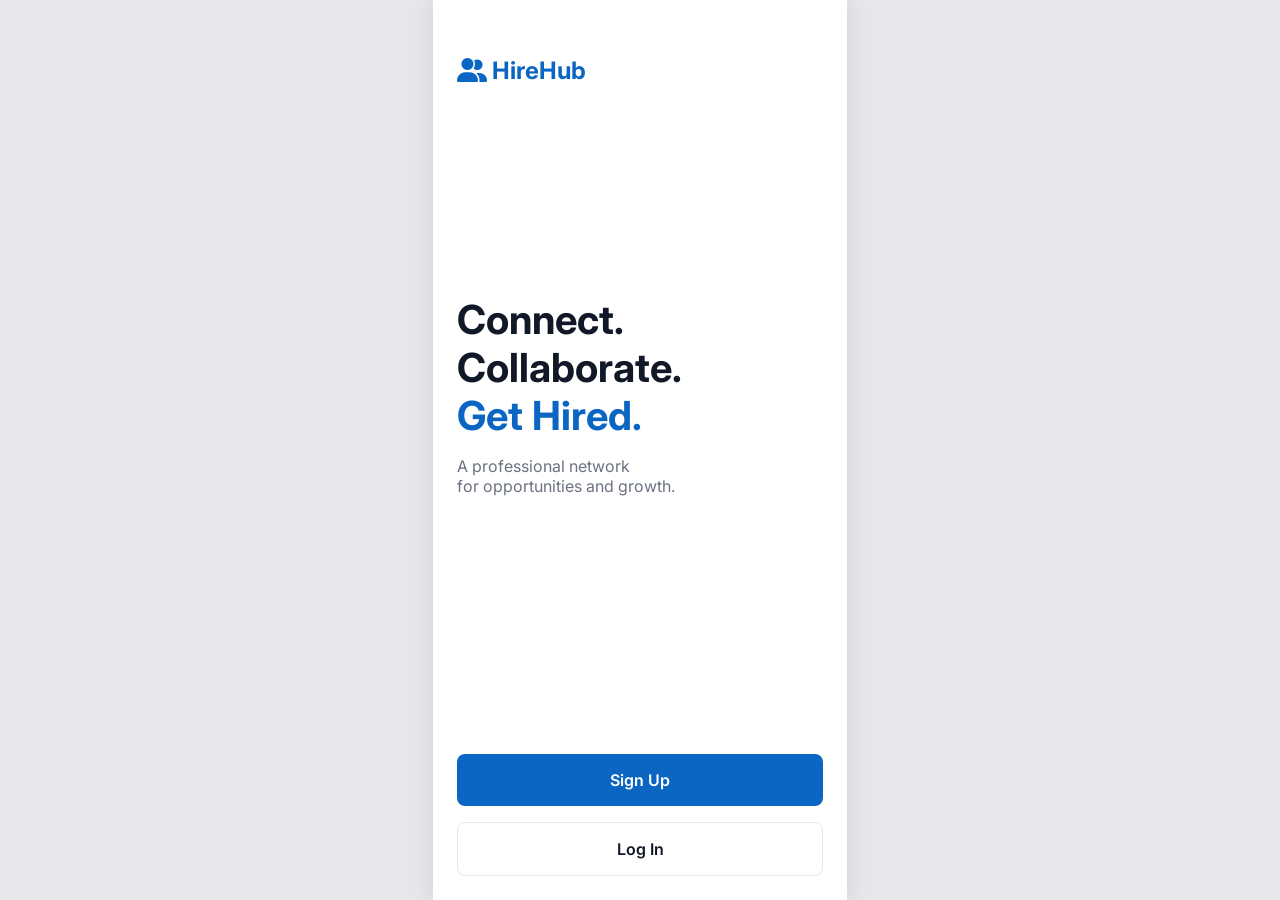
<file: index.html>
<!DOCTYPE html>
<html lang="en">
<head>
    <meta charset="UTF-8">
    <title>Welcome - HireHub</title>
    <meta name="viewport" content="width=device-width, initial-scale=1.0">
    <link rel="stylesheet" href="css/style.css">
    <link rel="stylesheet" href="https://cdnjs.cloudflare.com/ajax/libs/font-awesome/6.4.0/css/all.min.css">
</head>
<body>
    <div class="app-container">
        <div class="p-4" style="flex: 1; display: flex; flex-direction: column; justify-content: center;">
            <div style="margin-bottom: auto; padding-top: 2rem;">
                <h2 class="text-primary" style="font-weight: 700;"><i class="fa-solid fa-user-group"></i> HireHub</h2>
            </div>
            
            <div style="margin-bottom: 3rem;">
                <h1>Connect.<br>Collaborate.<br><span class="text-primary">Get Hired.</span></h1>
                <p class="text-muted mt-4">A professional network<br>for opportunities and growth.</p>
            </div>

            <div style="margin-top: auto;">
                <a href="signup.html" class="btn btn-primary" style="margin-bottom: 1rem;">Sign Up</a>
                <a href="login.html" class="btn btn-outline">Log In</a>
            </div>
        </div>
    </div>
</body>
</html>
</file>
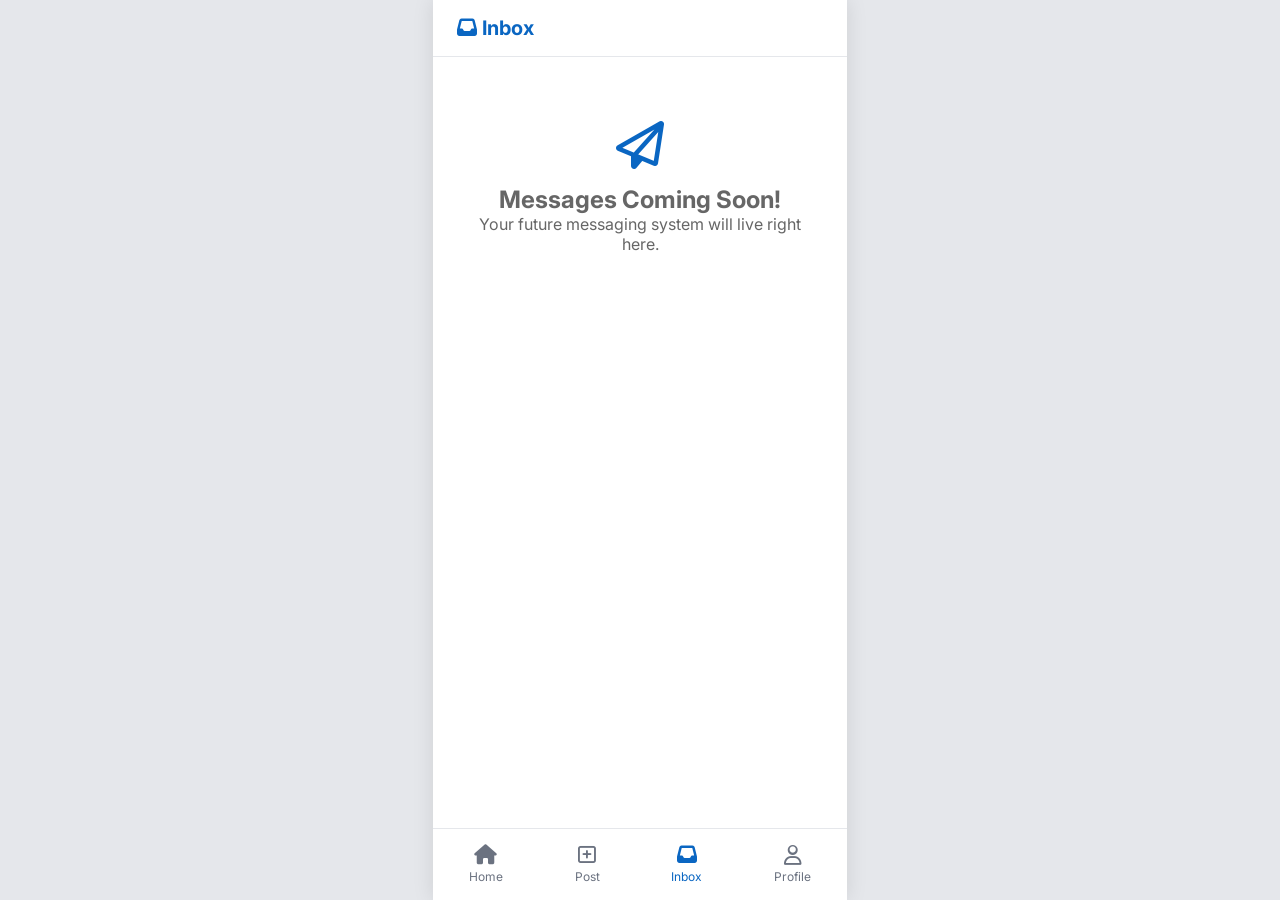
<file: inbox.html>
<!DOCTYPE html>
<html lang="en">
<head>
    <meta charset="UTF-8">
    <title>Inbox - HireHub</title>
    <meta name="viewport" content="width=device-width, initial-scale=1.0">
    <link rel="stylesheet" href="css/style.css">
    <link rel="stylesheet" href="https://cdnjs.cloudflare.com/ajax/libs/font-awesome/6.4.0/css/all.min.css">
</head>
<body>
    <div class="app-container">
        <div class="feed-header">
            <div class="logo"><i class="fa-solid fa-inbox"></i> Inbox</div>
        </div>

        <div style="padding: 4rem 2rem; text-align: center; color: #666;">
            <i class="fa-regular fa-paper-plane" style="font-size: 3rem; color: #0a66c2; margin-bottom: 1rem;"></i>
            <h2>Messages Coming Soon!</h2>
            <p>Your future messaging system will live right here.</p>
        </div>

        <div class="bottom-nav">
            <a href="feed.html" class="nav-item"><i class="fa-solid fa-house"></i>Home</a>
            <a href="#" class="nav-item"><i class="fa-regular fa-square-plus"></i>Post</a>
            <a href="inbox.html" class="nav-item active"><i class="fa-solid fa-inbox"></i>Inbox</a>
            <a href="profile.html" class="nav-item"><i class="fa-regular fa-user"></i>Profile</a>
        </div>
    </div>
</body>
</html>
</file>
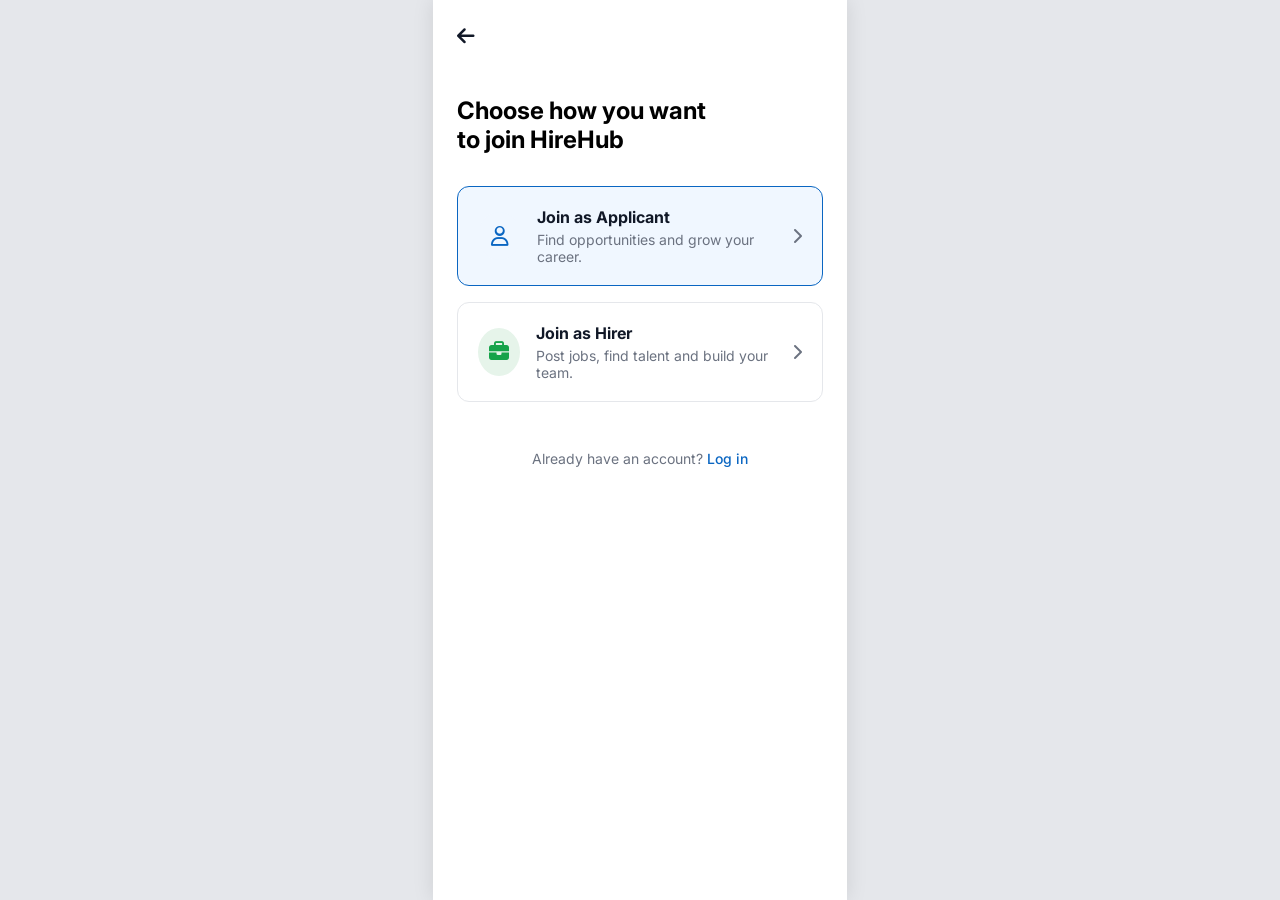
<file: join.html>
<!DOCTYPE html>
<html lang="en">
<head>
    <meta charset="UTF-8">
    <title>Join - HireHub</title>
    <meta name="viewport" content="width=device-width, initial-scale=1.0">
    <link rel="stylesheet" href="css/style.css">
    <link rel="stylesheet" href="https://cdnjs.cloudflare.com/ajax/libs/font-awesome/6.4.0/css/all.min.css">
</head>
<body>
    <div class="app-container">
        <div class="top-bar">
            <a href="index.html" class="back-btn"><i class="fa-solid fa-arrow-left"></i></a>
        </div>
        
        <div class="p-4">
            <h2 style="font-size: 1.5rem; margin-bottom: 2rem;">Choose how you want<br>to join HireHub</h2>
            
            <a href="signup.html" class="role-card" style="border-color: var(--primary); background: #f0f7ff;">
                <div class="role-icon"><i class="fa-regular fa-user"></i></div>
                <div class="role-text">
                    <h3>Join as Applicant</h3>
                    <p>Find opportunities and grow your career.</p>
                </div>
                <i class="fa-solid fa-chevron-right role-arrow"></i>
            </a>

            <a href="signup.html" class="role-card">
                <div class="role-icon" style="background: #e6f4ea; color: #16a34a;"><i class="fa-solid fa-briefcase"></i></div>
                <div class="role-text">
                    <h3>Join as Hirer</h3>
                    <p>Post jobs, find talent and build your team.</p>
                </div>
                <i class="fa-solid fa-chevron-right role-arrow"></i>
            </a>

            <div class="text-center mt-4 text-sm text-muted" style="margin-top: 3rem;">
                Already have an account? <a href="#" class="text-primary" style="text-decoration: none; font-weight: 500;">Log in</a>
            </div>
        </div>
    </div>
</body>
</html>
</file>
<file: css/style.css>
@import url('https://fonts.googleapis.com/css2?family=Inter:wght@400;500;600;700&display=swap');

:root {
    --primary: #0a66c2; /* LinkedIn-style Blue */
    --primary-hover: #004182;
    --background: #ffffff;
    --bg-secondary: #f3f4f6;
    --text-main: #111827;
    --text-muted: #6b7280;
    --border: #e5e7eb;
}

* {
    margin: 0;
    padding: 0;
    box-sizing: border-box;
    font-family: 'Inter', sans-serif;
}

body {
    background-color: #e5e7eb; /* Gray background for desktop view */
    display: flex;
    justify-content: center;
}

/* Mobile Frame Simulation */
.app-container {
    width: 100%;
    max-width: 414px; /* iPhone Pro Max width */
    min-height: 100vh;
    background-color: var(--background);
    position: relative;
    box-shadow: 0 0 20px rgba(0,0,0,0.1);
    display: flex;
    flex-direction: column;
    overflow-x: hidden;
}

/* Typography & Utilities */
h1 { font-size: 2.5rem; color: var(--text-main); line-height: 1.2; }
.text-primary { color: var(--primary); }
.p-4 { padding: 1.5rem; }
.mt-4 { margin-top: 1rem; }
.text-center { text-align: center; }
.text-sm { font-size: 0.875rem; }
.text-muted { color: var(--text-muted); }

/* Buttons */
.btn {
    width: 100%;
    padding: 1rem;
    border-radius: 8px;
    font-weight: 600;
    font-size: 1rem;
    cursor: pointer;
    text-align: center;
    border: none;
    transition: 0.2s;
    text-decoration: none;
    display: block;
}
.btn-primary { background: var(--primary); color: white; }
.btn-primary:hover { background: var(--primary-hover); }
.btn-outline { background: white; border: 1px solid var(--border); color: var(--text-main); }
.btn-outline:hover { background: var(--bg-secondary); }

/* Top Navigation (Screens 2 & 3) */
.top-bar {
    padding: 1.5rem;
    display: flex;
    align-items: center;
    gap: 1rem;
}
.back-btn { font-size: 1.25rem; color: var(--text-main); text-decoration: none; }

/* Forms & Inputs */
.form-group { margin-bottom: 1.25rem; }
.form-group label { display: block; font-size: 0.875rem; color: var(--text-muted); margin-bottom: 0.5rem; }
.form-control {
    width: 100%;
    padding: 1rem;
    border: 1px solid var(--border);
    border-radius: 8px;
    font-size: 1rem;
    outline: none;
}
.form-control:focus { border-color: var(--primary); }
.input-icon-wrapper { position: relative; }
.input-icon-wrapper i { position: absolute; right: 1rem; top: 50%; transform: translateY(-50%); color: var(--text-muted); }

/* Selection Cards (Screen 2) */
.role-card {
    border: 1px solid var(--border);
    border-radius: 12px;
    padding: 1.25rem;
    display: flex;
    align-items: center;
    gap: 1rem;
    margin-bottom: 1rem;
    text-decoration: none;
    color: var(--text-main);
}
.role-card:hover { border-color: var(--primary); background: #f0f7ff; }
.role-icon {
    width: 48px; height: 48px;
    background: #f0f7ff;
    color: var(--primary);
    border-radius: 50%;
    display: flex; justify-content: center; align-items: center;
    font-size: 1.25rem;
}
.role-text h3 { font-size: 1rem; margin-bottom: 0.25rem; }
.role-text p { font-size: 0.875rem; color: var(--text-muted); }
.role-arrow { margin-left: auto; color: var(--text-muted); }

/* Feed & Posts (Screen 4) */
.feed-header { display: flex; justify-content: space-between; align-items: center; padding: 1rem 1.5rem; border-bottom: 1px solid var(--border); }
.feed-header .logo { font-weight: 700; color: var(--primary); font-size: 1.25rem; }
.header-icons i { font-size: 1.25rem; margin-left: 1rem; color: var(--text-muted); }

.create-post { padding: 1rem 1.5rem; border-bottom: 8px solid var(--bg-secondary); }
.create-input-area { display: flex; gap: 1rem; margin-bottom: 1rem; }
.avatar-sm { width: 40px; height: 40px; border-radius: 50%; object-fit: cover; }
.create-input-area input { border: 1px solid var(--border); border-radius: 20px; padding: 0.5rem 1rem; width: 100%; outline: none; }
.create-actions { display: flex; justify-content: space-around; }
.create-actions button { background: none; border: none; color: var(--text-muted); font-weight: 500; display: flex; gap: 0.5rem; align-items: center; font-size: 0.875rem; }

.post { padding: 1.5rem; border-bottom: 8px solid var(--bg-secondary); }
.post-meta { display: flex; justify-content: space-between; margin-bottom: 1rem; }
.post-author { display: flex; gap: 0.75rem; }
.post-author h4 { font-size: 0.9rem; }
.post-author p { font-size: 0.75rem; color: var(--text-muted); }
.post-content p { font-size: 0.9rem; margin-bottom: 1rem; line-height: 1.5; }
.post-image { width: 100%; border-radius: 8px; margin-bottom: 1rem; }
.post-actions { display: flex; justify-content: space-between; border-top: 1px solid var(--border); padding-top: 1rem; }
.post-actions button { background: none; border: none; color: var(--text-muted); font-weight: 500; display: flex; gap: 0.5rem; align-items: center; }

/* Bottom Nav (Screen 4) */
.bottom-nav {
    position: sticky; bottom: 0; background: var(--background);
    display: flex; justify-content: space-around; padding: 1rem 0;
    border-top: 1px solid var(--border); margin-top: auto;
}
.nav-item { display: flex; flex-direction: column; align-items: center; color: var(--text-muted); font-size: 0.75rem; text-decoration: none; gap: 0.25rem; }
.nav-item.active { color: var(--primary); }
.nav-item i { font-size: 1.25rem; }

/* Profile (Screen 5) */
.profile-cover { height: 120px; background: url('https://images.unsplash.com/photo-1464822759023-fed622ff2c3b') center/cover; position: relative; }
.profile-avatar-wrapper { position: absolute; bottom: -40px; left: 1.5rem; }
.profile-avatar { width: 80px; height: 80px; border-radius: 50%; border: 4px solid var(--background); object-fit: cover; }
.profile-info { padding: 3rem 1.5rem 1rem; border-bottom: 8px solid var(--bg-secondary); }
.profile-info h2 { font-size: 1.25rem; display: flex; align-items: center; gap: 0.5rem; }
.badge { background: #e0f2fe; color: var(--primary); font-size: 0.7rem; padding: 0.2rem 0.5rem; border-radius: 4px; font-weight: 500; }
.profile-info .title { font-size: 0.9rem; color: var(--text-muted); margin: 0.25rem 0; }
.profile-info .location { font-size: 0.8rem; color: var(--text-muted); }

.profile-section { padding: 1.5rem; border-bottom: 8px solid var(--bg-secondary); }
.section-header { display: flex; justify-content: space-between; margin-bottom: 1rem; align-items: center; }
.section-header h3 { font-size: 1rem; }
.section-header a { color: var(--primary); font-size: 0.875rem; text-decoration: none; }
.profile-section p { font-size: 0.9rem; color: var(--text-muted); line-height: 1.5; }

.list-item { display: flex; justify-content: space-between; align-items: center; padding: 1rem 1.5rem; border-bottom: 1px solid var(--border); text-decoration: none; color: var(--text-main); }
.list-item:last-child { border-bottom: none; }
.list-item-content { display: flex; gap: 1rem; align-items: center; }
.list-item-content i { color: var(--text-muted); width: 20px; }
</file>
